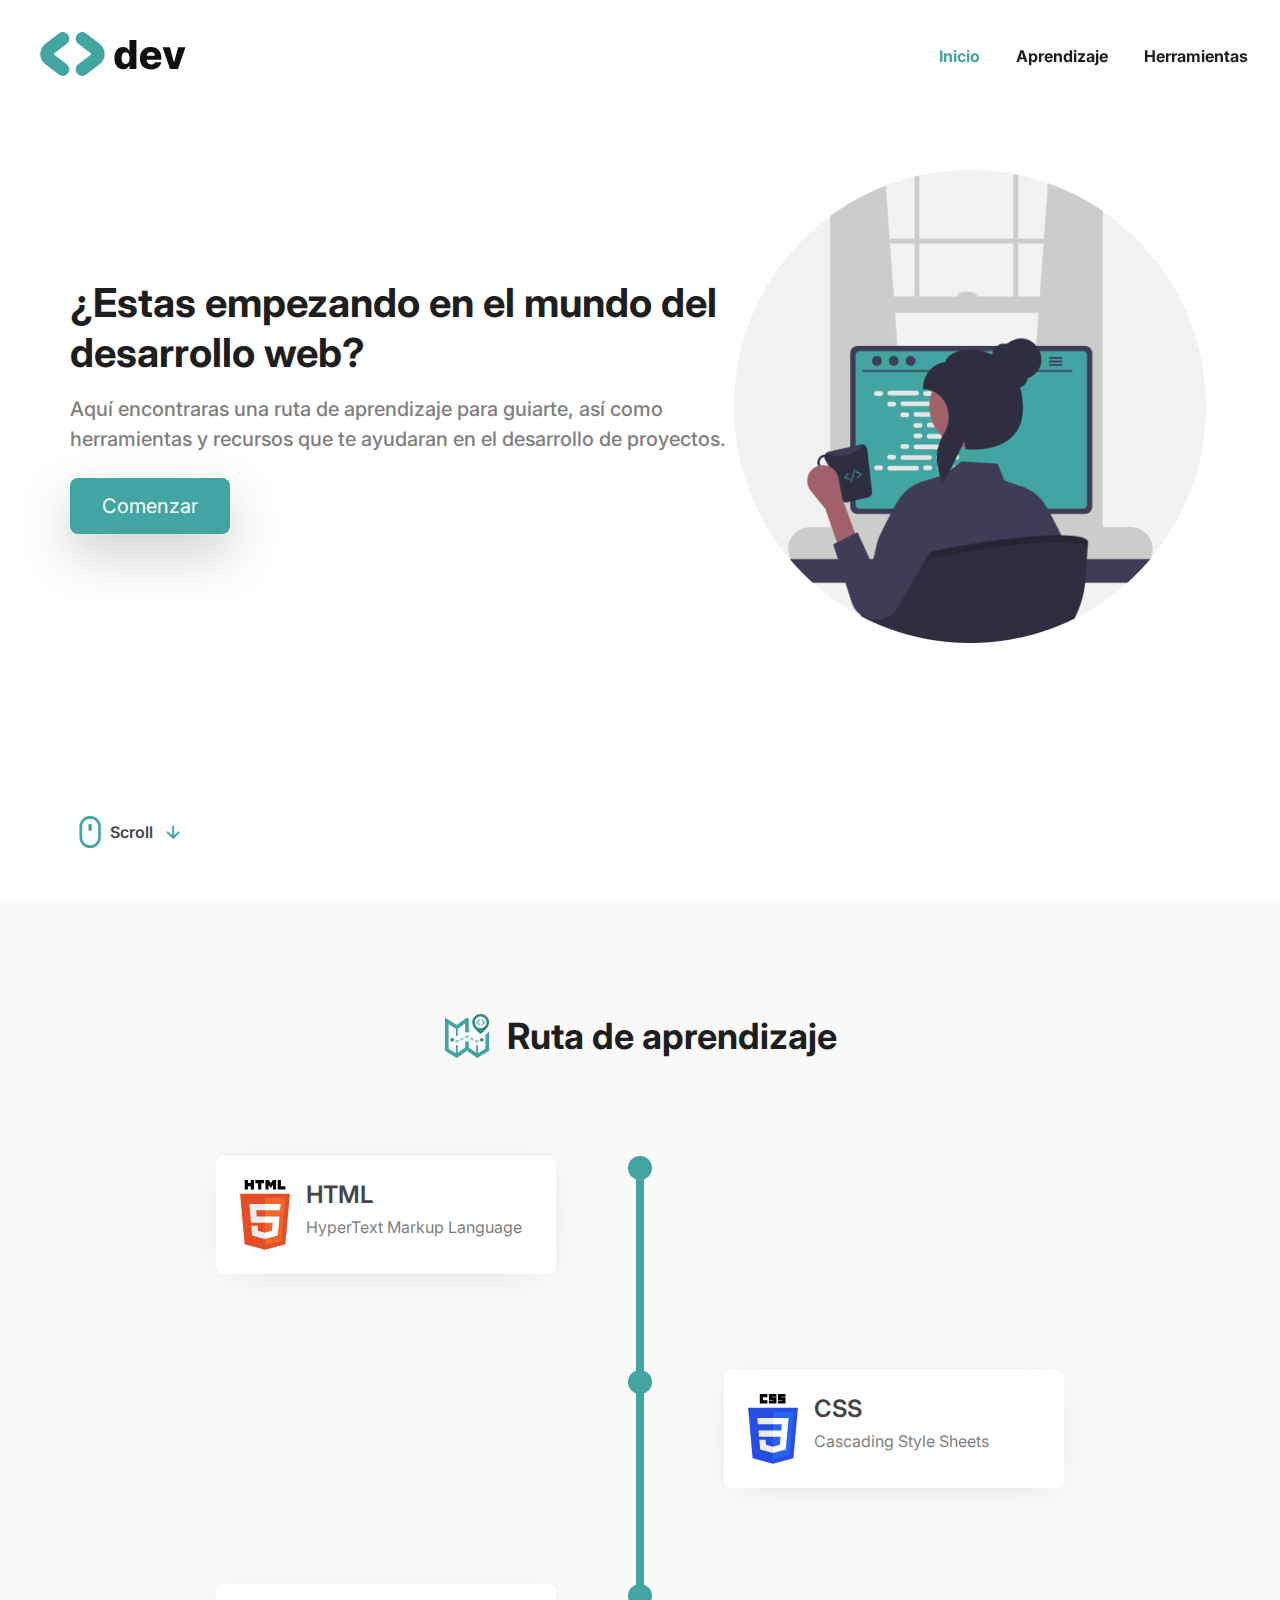
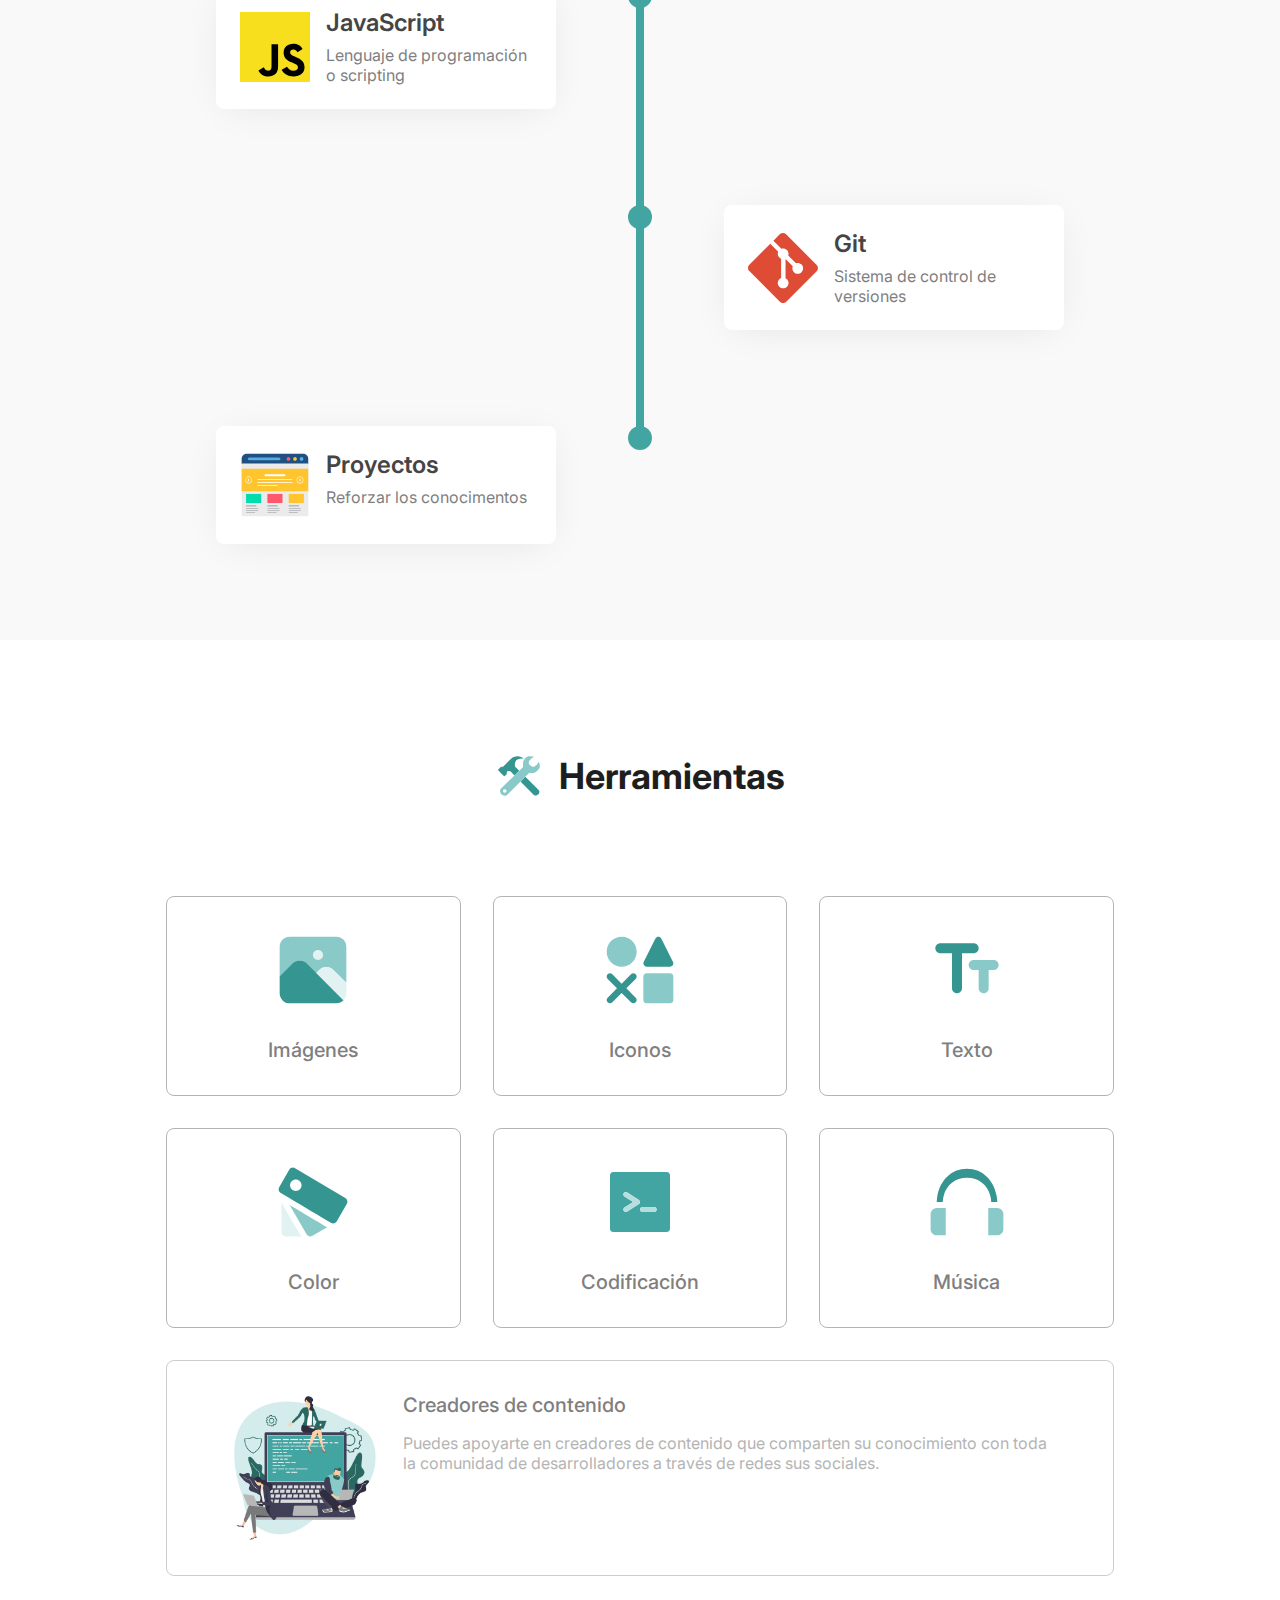
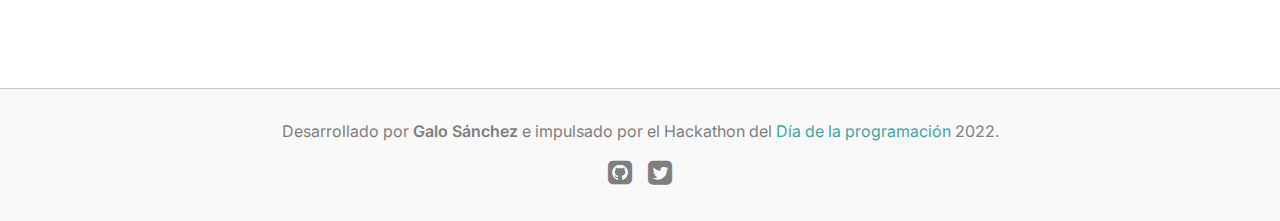
<file: code-dev/index.html>
<!DOCTYPE html>
<html lang="es">
<head>
    <meta charset="UTF-8">
    <meta name="viewport" content="width=device-width, initial-scale=1.0">
    <link rel="icon" href="img/icon-dev.svg">
    <link rel="stylesheet" href="style/style.css">
    <link rel="stylesheet" href="icons/style.css">
    <title>Dev</title>
</head>
<body class="scroll">
    <header class="main-header" id="main_header">
        <div class="container">
            <div>
                <a href="#">
                    <img src="img/logo-dev.svg" class="logo" alt="Logo dev">
                </a>
            </div>
            <nav class="main-nav" id="nav_menu">
                <ul class="list">
                    <li>
                        <a href="#home" class="link active-link">Inicio</a>
                    </li>
                    <li>
                        <a href="#route" class="link">Aprendizaje</a>
                    </li>
                    <li>
                        <a href="#tools" class="link">Herramientas</a>
                    </li>
                </ul>
            </nav>
        </div>
    </header>

    <section class="main-home" id="home">
        <div class="container">
            <div class="content-home">
                <div class="content-information">
                    <h1 class="title">¿Estas empezando en el mundo del desarrollo web?</h1>
                    <p class="text-description">Aquí encontraras una ruta de aprendizaje para guiarte, así como herramientas y recursos que te ayudaran en el desarrollo de proyectos.</p>
                        <a href="#route" class="button">Comenzar</a>
                </div>
                <div class="content-information">
                    <img src="img/img-programmer.png" class="img" alt="Programmer">
                </div>
            </div>
            <div class="scroll">
                <a href="#route" class="button-scroll">
                    <span class="action-button icon-mouse"></span>
                    <span class="scroll-text">Scroll</span>
                    <span class="action-button icon-arrow-down scroll-arrow-down"></span>
                </a>
            </div>
        </div>
    </section>

    <section class="main-route" id="route">
        <div class="container">
            <div class="route-title flex">
                <img src="img/navigation.svg" class="image-title" alt="Logo de navegación">
                <h2 class="title">Ruta de aprendizaje</h2>
            </div>
            <div class="route-section">
                <div class="content-route" id="content_route">

                    <div class="route-data">
                        
                        <div class="content-data flex">
                            <div class="card-route" id="card_html" onclick="openModalRoute(this)">
                                <div class="content-center">
                                    <img src="img/ic-html-5.svg" class="image-tecnoligia" alt="Logotipo de">
                                </div>
                                <div>
                                    <h3 class="item-title">HTML</h3>
                                    <p class="item-description">HyperText Markup Language</p>
                                </div>
                            </div>
                        </div>

                        <div>
                            <span class="route-circle"></span>
                            <span class="route-line"></span>
                        </div>
                    </div>
                    
                    <div class="route-data">
                        <div></div>
                        <div>
                            <span class="route-circle"></span>
                            <span class="route-line"></span>
                        </div>
                        <div class="content-data flex">
                            <div class="card-route" id="card_css" onclick="openModalRoute(this)">
                                <div class="content-center">
                                    <img src="img/ic-css-3.svg" class="image-tecnoligia" alt="Logotipo de">
                                </div>
                                <div>
                                    <h3 class="item-title">CSS</h3>
                                    <p class="item-description">Cascading Style Sheets</p>
                                </div>
                            </div>
                        </div>
                    </div>
                    
                    <div class="route-data">
                        <div class="content-data flex">
                            <div class="card-route" id="card_js" onclick="openModalRoute(this)">
                                <div class="content-center">
                                    <img src="img/ic-javascript.svg" class="image-tecnoligia" alt="Logotipo de">
                                </div>
                                <div>
                                    <h3 class="item-title">JavaScript</h3>
                                    <p class="item-description">Lenguaje de programación o scripting</p>
                                </div>
                            </div>
                        </div>

                        <div>
                            <span class="route-circle"></span>
                            <span class="route-line"></span>
                        </div>
                    </div>

                    <div class="route-data">
                        <div></div>
                        <div>
                            <span class="route-circle"></span>
                            <span class="route-line"></span>
                        </div>
                        <div class="content-data flex">
                            <div class="card-route" id="card_git" onclick="openModalRoute(this)">
                                <div class="content-center">
                                    <img src="img/ic-git.svg" class="image-tecnoligia" alt="Logotipo de">
                                </div>
                                <div>
                                    <h3 class="item-title">Git</h3>
                                    <p class="item-description">Sistema de control de versiones</p>
                                </div>
                            </div>
                        </div>
                    </div>

                    <div class="route-data">
                        <div class="content-data flex">
                            <div class="card-route" id="card_project" onclick="openModalRoute(this)">
                                <div class="content-center">
                                    <img src="img/ic-website.svg" class="image-tecnoligia" alt="Logotipo de">
                                </div>
                                <div>
                                    <h3 class="item-title">Proyectos</h3>
                                    <p class="item-description">Reforzar los conocimentos</p>
                                </div>
                            </div>
                        </div>

                        <div>
                            <span class="route-circle"></span>
                            <span class="route-line"></span>
                        </div>
                    </div>

                </div>
            </div>
        </div>

    </section>

    <section class="main-tools" id="tools">
        <div class="container">
            <div class="tools-title flex">
                <img src="img/tools.svg" class="image-title" alt="Logo de navegación">
                <h2 class="title">Herramientas</h2>
            </div>

            <div class="tools-grid">

                <div class="card-tools" id="card_images" onclick="openModalTools(this)">
                    <img src="img/tools-image.svg" class="image-card" alt="">
                    <h3 class="card-title">Imágenes</h3>
                </div>
                <div class="card-tools" id="card_icons" onclick="openModalTools(this)">
                    <img src="img/tools-icons.svg" class="image-card" alt="">
                    <h3 class="card-title">Iconos</h3>
                </div>
                <div class="card-tools" id="card_text" onclick="openModalTools(this)">
                    <img src="img/tools-text.svg" class="image-card" alt="">
                    <h3 class="card-title">Texto</h3>
                </div>
                <div class="card-tools" id="card_color" onclick="openModalTools(this)">
                    <img src="img/tools-color.svg" class="image-card" alt="">
                    <h3 class="card-title">Color</h3>
                </div>
                <div class="card-tools" id="card_code" onclick="openModalTools(this)">
                    <img src="img/tools-code.svg" class="image-card" alt="">
                    <h3 class="card-title">Codificación</h3>
                </div>
                <div class="card-tools" id="card_music" onclick="openModalTools(this)">
                    <img src="img/tools-music.svg" class="image-card" alt="">
                    <h3 class="card-title">Música</h3>
                </div>
                <div class="card-tools-end" id="card_content_creators" onclick="openModalContentCreator(this)">
                    <img src="img/developer-team.png" class="image-card" alt="">
                    <div>
                        <h3 class="card-title">Creadores de contenido</h3>
                        <p class="card-description">Puedes apoyarte en creadores de contenido que comparten su conocimiento con toda la comunidad de desarrolladores a través de redes sus sociales.</p>
                    </div>
                </div>

            </div>
            
        </div>
    </section>

    <div class="main-modal" id="main_modal">
        <div class="container-modal">
            <div class="modal-header">
                <h3 class="title-modal">Title</h3>
                <button class="close-modal" id="close_modal"><span class="action-button icon-close"></span></button>
            </div>
            <div class="modal-body scroll">
                <!-- Aqui entra los items del modal  -->

            </div>
        </div>
    </div>

    <div class="creator-modal" id="creator_modal">
        <div class="container-modal">
            <div class="modal-header">
                <h3 class="title-modal">Title</h3>
                <button class="close-modal" id="close_modal_creator"><span class="action-button icon-close"></span></button>
            </div>
            <div class="modal-body">
                <!-- Aqui entra los items del modal de creadores de contenido -->
            </div>
        </div>
    </div>

    <footer class="main-footer">
        <div class="container">
            <p class="footer-description">Desarrollado por <span class="owner">Galo Sánchez</span> e impulsado por el Hackathon del <a class="day-programming" href="https://diadelaprogramacion.com/" target="_blank">Día de la programación</a> 2022.</p>
            <div class="content-icon">
                <a href="https://github.com/galosanchez" target="_blank" class="social-network"><span class="action-button icon-github"></span></a>
                <a href="https://twitter.com/galosanchez_r" target="_blank" class="social-network"><span class="action-button icon-twitter"></span></a>
            </div>
        </div>
    </footer>

    <script src="scripts/script-index.js" type="module"></script>
</body>
</html>
</file>
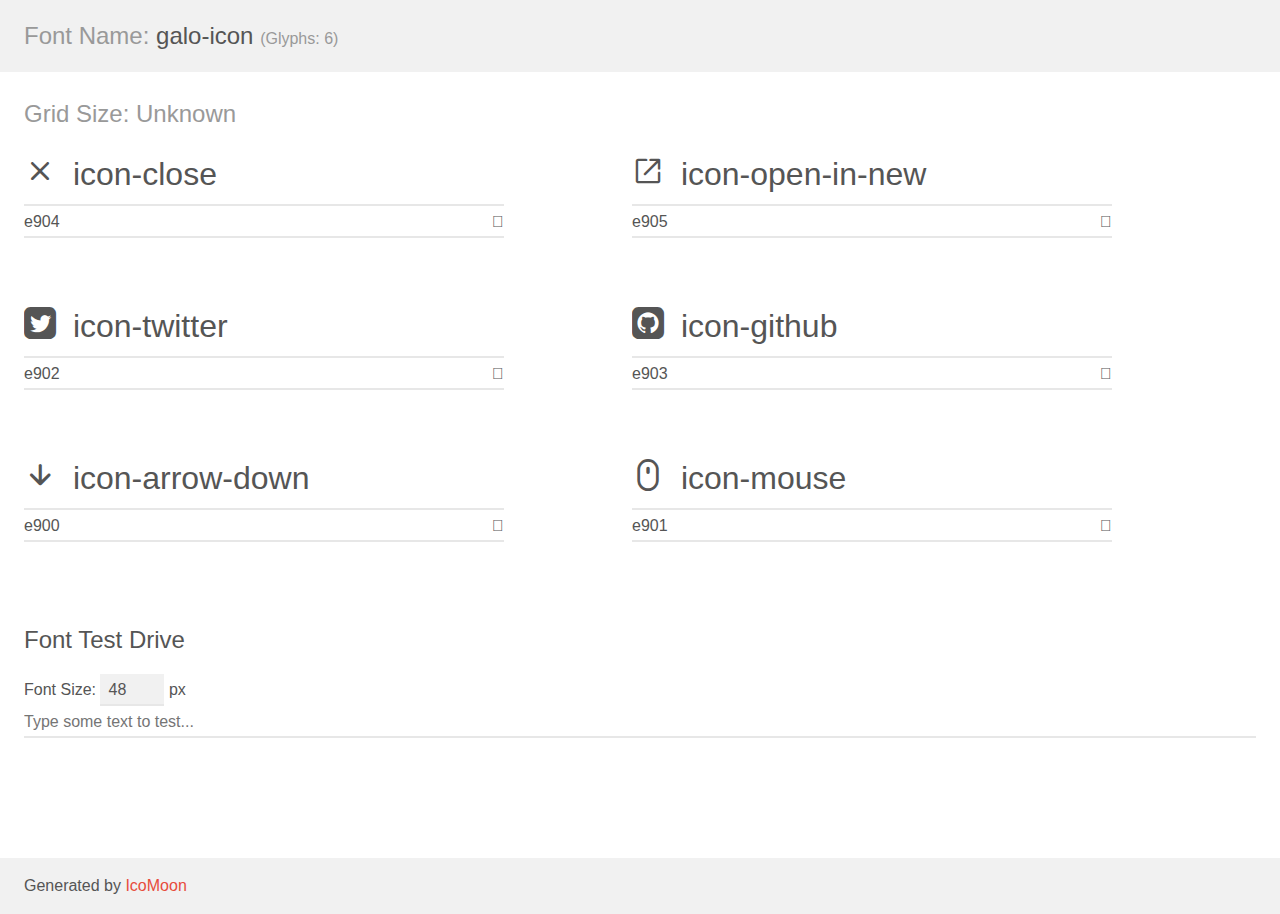
<file: code-dev/icons/demo.html>
<!doctype html>
<html>
<head>
    <meta charset="utf-8">
    <title>IcoMoon Demo</title>
    <meta name="description" content="An Icon Font Generated By IcoMoon.io">
    <meta name="viewport" content="width=device-width, initial-scale=1">
    <link rel="stylesheet" href="demo-files/demo.css">
    <link rel="stylesheet" href="style.css"></head>
<body>
    <div class="bgc1 clearfix">
        <h1 class="mhmm mvm"><span class="fgc1">Font Name:</span> galo-icon <small class="fgc1">(Glyphs:&nbsp;6)</small></h1>
    </div>
    <div class="clearfix mhl ptl">
        <h1 class="mvm mtn fgc1">Grid Size: Unknown</h1>
        <div class="glyph fs1">
            <div class="clearfix bshadow0 pbs">
                <span class="icon-close"></span>
                <span class="mls"> icon-close</span>
            </div>
            <fieldset class="fs0 size1of1 clearfix hidden-false">
                <input type="text" readonly value="e904" class="unit size1of2" />
                <input type="text" maxlength="1" readonly value="&#xe904;" class="unitRight size1of2 talign-right" />
            </fieldset>
            <div class="fs0 bshadow0 clearfix hidden-true">
                <span class="unit pvs fgc1">liga: </span>
                <input type="text" readonly value="" class="liga unitRight" />
            </div>
        </div>
        <div class="glyph fs1">
            <div class="clearfix bshadow0 pbs">
                <span class="icon-open-in-new"></span>
                <span class="mls"> icon-open-in-new</span>
            </div>
            <fieldset class="fs0 size1of1 clearfix hidden-false">
                <input type="text" readonly value="e905" class="unit size1of2" />
                <input type="text" maxlength="1" readonly value="&#xe905;" class="unitRight size1of2 talign-right" />
            </fieldset>
            <div class="fs0 bshadow0 clearfix hidden-true">
                <span class="unit pvs fgc1">liga: </span>
                <input type="text" readonly value="" class="liga unitRight" />
            </div>
        </div>
        <div class="glyph fs1">
            <div class="clearfix bshadow0 pbs">
                <span class="icon-twitter"></span>
                <span class="mls"> icon-twitter</span>
            </div>
            <fieldset class="fs0 size1of1 clearfix hidden-false">
                <input type="text" readonly value="e902" class="unit size1of2" />
                <input type="text" maxlength="1" readonly value="&#xe902;" class="unitRight size1of2 talign-right" />
            </fieldset>
            <div class="fs0 bshadow0 clearfix hidden-true">
                <span class="unit pvs fgc1">liga: </span>
                <input type="text" readonly value="" class="liga unitRight" />
            </div>
        </div>
        <div class="glyph fs1">
            <div class="clearfix bshadow0 pbs">
                <span class="icon-github"></span>
                <span class="mls"> icon-github</span>
            </div>
            <fieldset class="fs0 size1of1 clearfix hidden-false">
                <input type="text" readonly value="e903" class="unit size1of2" />
                <input type="text" maxlength="1" readonly value="&#xe903;" class="unitRight size1of2 talign-right" />
            </fieldset>
            <div class="fs0 bshadow0 clearfix hidden-true">
                <span class="unit pvs fgc1">liga: </span>
                <input type="text" readonly value="" class="liga unitRight" />
            </div>
        </div>
        <div class="glyph fs1">
            <div class="clearfix bshadow0 pbs">
                <span class="icon-arrow-down"></span>
                <span class="mls"> icon-arrow-down</span>
            </div>
            <fieldset class="fs0 size1of1 clearfix hidden-false">
                <input type="text" readonly value="e900" class="unit size1of2" />
                <input type="text" maxlength="1" readonly value="&#xe900;" class="unitRight size1of2 talign-right" />
            </fieldset>
            <div class="fs0 bshadow0 clearfix hidden-true">
                <span class="unit pvs fgc1">liga: </span>
                <input type="text" readonly value="" class="liga unitRight" />
            </div>
        </div>
        <div class="glyph fs1">
            <div class="clearfix bshadow0 pbs">
                <span class="icon-mouse"></span>
                <span class="mls"> icon-mouse</span>
            </div>
            <fieldset class="fs0 size1of1 clearfix hidden-false">
                <input type="text" readonly value="e901" class="unit size1of2" />
                <input type="text" maxlength="1" readonly value="&#xe901;" class="unitRight size1of2 talign-right" />
            </fieldset>
            <div class="fs0 bshadow0 clearfix hidden-true">
                <span class="unit pvs fgc1">liga: </span>
                <input type="text" readonly value="" class="liga unitRight" />
            </div>
        </div>
    </div>

    <!--[if gt IE 8]><!-->
    <div class="mhl clearfix mbl">
        <h1>Font Test Drive</h1>
        <label>
            Font Size: <input id="fontSize" type="number" class="textbox0 mbm"
            min="8" value="48" />
            px
        </label>
        <input id="testText" type="text" class="phl size1of1 mvl"
        placeholder="Type some text to test..." value=""/>
        <div id="testDrive" class="icon-" style="font-family: galo-icon">&nbsp;
        </div>
    </div>
    <!--<![endif]-->
    <div class="bgc1 clearfix">
        <p class="mhl">Generated by <a href="https://icomoon.io/app">IcoMoon</a></p>
    </div>

    <script src="demo-files/demo.js"></script>
</body>
</html>
</file>
<file: code-dev/style/style.css>
@import url('https://fonts.googleapis.com/css2?family=Inter:wght@400;500;600;700&display=swap');

* {
    margin: 0;
    padding: 0;
    box-sizing: border-box;
}

/**
 * VARIABLES GLOBALES
 */

:root {

    /* paleta de colores */
    --color-primary-400: #43A5A2;
    --color-primary-500: #359590;
    --color-primary-600: #318883;
    --bg-color: #fff;
    --bg-color-variant: #F9F9F9;

    --text-color-500: #1E1E1E;
    --text-color-400: #454545;
    --text-color-300: #7F7F7F;
    --text-color-200: #B4B4B4;
    --text-color-white: #fff;

    /* fuentes de texto */
    --main-font: 'Inter', sans-serif;
    --icon-font: 'galo-icon';

    /* Tamaño de texto */
    --biggest-font-size: 2.5rem; /* 40px */
    --bigger-font-size: 2.25rem; /* 36px */
    --big-font-size: 1.5rem; /* 24px */
    --normal-font-size: 1.25rem; /* 20px */
    --small-font-size: 1rem; /* 16px */
    --smaller-font-size: 0.875rem; /* 14px */

    --regular-font: 400;
    --medium-font: 500;
    --semibold-font: 600;
    --bold-font: 700;

    /* Scroll */
    --scroll-size: 16px;
    --scroll-bg : transparent;
    --scroll-radius: 8px;
    --scroll-padding: 4px;
    --thumb-bg: var(--text-color-300);
    --thumb-bg-alt: var(--text-color-200);

    /* Otros */
    --header-height: 112px;
    --time-0-4s: 0.4s;
    --time-0-5s: 0.5s;
    --time-1s: 1s;
    --max-width-section: 1140px;
    --min-width-section: 980px;
    --max-width-nav: 1430px;
    --min-width-nav: 980px;
    --border-radius: 8px

}

body
{
    overflow: auto;
}

html {
    scroll-behavior: smooth;
}

body {
    font-family: var(--main-font);
    background-color: var(--bg-color);
}

h1,
h2,
h3,
h4,
h5,
h6,
b {
    font-weight: var(--font-medium);
}

button{
    font-family: var(--main-font);
}

img {
    width: 100%;
}

.hidde-scroll {
    overflow: hidden;
}

.flex {
    display: flex;
}

.button {
    --button-color: var(--color-primary-400);
    --text-button-color: var(--text-color-white);
    --cursor-button: pointer;
    --button-padding: 1rem 2rem;
    --button-box-shadow: none;
    background-color: var(--button-color);
    color: var(--text-button-color);
    padding: var( --button-padding);
    font-weight: var(--font-medium);
    font-size: var(--normal-font-size);
    border-radius: var(--border-radius);
    cursor: var(--cursor-button);
    border: none;
    box-shadow: var(--button-box-shadow);
}

.action-button {
    --size: 2.5rem;
    display: flex;
    justify-content: center;
    align-items: center;
    height: var(--size);
    width: var(--size);
}

/* clases pars recortar linea de texto */
[class*='rows-text'] {
    display: -webkit-box;
    -webkit-line-clamp: var(--rows);
    -webkit-box-orient: vertical;
    overflow: hidden;
}

.rows-text-1 {
    --rows: 1;
}
.rows-text-2 {
    --rows: 2;
}
.rows-text-3 {
    --rows: 3;
}

/* --- Tooltip --- */

[data-tooltip]:hover::after {
    opacity: 1;
}

[data-tooltip] {
    position: relative;
}

[data-tooltip]::after {
    content: attr(data-tooltip);
    position: absolute;
    left: 50%;
    top: 4.5rem;
    transform: translateX(-50%);
    padding: 0.5rem;
    background-color: rgba(80, 80, 80, 0.80);
    color: var(--text-color-white);
    font-family: var(--main-font);
    font-size: var(--small-font-size);
    border-radius: 2px;
    white-space: nowrap;
    opacity: 0;
    pointer-events: none;
    transition: opacity 0.3s;
    z-index: 100;
}


/* scroll */


 .scroll::-webkit-scrollbar {
    width: var(--scroll-size);
    height: var(--scroll-size);
 }
 
 .scroll::-webkit-scrollbar-thumb {
     background-color: var(--thumb-bg-alt);
     border-radius: var(--scroll-radius);
     border: var(--scroll-padding) solid transparent;
     background-clip: content-box;
 }
 
 .scroll::-webkit-scrollbar-thumb:hover {
     background-color: var(--thumb-bg);
     display: block;
 }
 
/**
 * HEADER PRINCIPAL
**/

.main-header {
    display: flex;
    justify-content:center;
    /* width: 100%; */
    position: fixed;
    left: 0;
    top: 0;
    right: 0;
    padding: 1.5rem 2rem;
    background-color: transparent;
    z-index: 100;
    transition: 1s;
}

.main-header .container{
    display: flex;
    justify-content: space-between;
    align-items: center;
    min-width: var(--min-width-nav);
    max-width: var(--max-width-nav);
    width: 100%;
}

.main-header .logo {
    height: 3.75rem;
}

.main-nav .list {
    display: flex;
    gap: 2.25rem;
    list-style: none;
}

.main-nav .link {
    text-decoration: none;
    font-size: var(--small-font-size);
    font-weight: var(--bold-font);
    color: var(--text-color-500);
    transition: 0.4s;
}

.main-nav .link:hover {
    color: var(--color-primary-400);
}

/* head scroll down */

.scroll-header-normal {
    box-shadow: 0 -1px 5px rgb(0, 0, 0,.05);
    padding: 0.875rem 2rem;
    background-color: rgba(255, 255, 255, 0.1);
}
.scroll-header-small {
    box-shadow: 0 -1px 5px rgb(0, 0, 0,.15);
    padding: 0.25rem 2rem;
    background-color: rgba(255, 255, 255, 0.95);
}

.active-link {
    color: var(--color-primary-400) !important;
}

/**
 * SECCIÓN MAIN
**/

/* Layout */
.main-home {
    display: flex;
    justify-content: center;
    height: 100vh;
    padding-top: var(--header-height)/2;
}

.main-home .container {
    display: flex;
    height: 100%;
    width: 100%;
    min-width: var(--min-width-section);
    max-width: var(--max-width-section);
    margin: 0 2rem;
    flex-direction: column;
}

/* seccion de información del home  */
.main-home .content-information {
    display: flex;
    flex-direction: column;
    justify-content: center;
    gap: 1rem;
}

.main-home .section {
    display: inline-flex;
    
}

.main-home .content-home {
    display: flex;
    flex-grow: 1;
}

.main-home .title {
    line-height: 50px;
    word-spacing: 2;
    font-size: var(--biggest-font-size);
    font-weight: var(--bold-font);
    color: var(--text-color-500);
}

.main-home .text-description {
    line-height: 30px;
    font-size: var(--normal-font-size);
    font-weight: var(--medium-font);
    color: var(--text-color-300);
}

.main-home .button {
    --button-box-shadow: 0 20px 50px rgb(69, 69, 69,.25);
    margin-top: 0.5rem;
    transition: var(--time-0-4s);
    text-decoration: none;
    width: min-content;
}

.main-home .button:hover {
    --button-color: var(--color-primary-500);
}

.main-home .img {
    width: 480px;
    object-fit: cover;
}

/* scroll button */

.main-home .scroll {
    padding-bottom: 3rem;
}

.main-home .scroll .button-scroll {
    display: inline-flex;
    align-items: center;
    text-decoration: none;
    color: var(--color-primary-400);
    transition: var(--time-0-4s);
}

.main-home .scroll .button-scroll:hover {
    transform: translateY(0.25rem);
}

.action-button::before{
    font-size: 2rem;
    color: var(--color-primary-400);
}

.scroll .scroll-arrow-down::before{
    font-size: 1.25rem;
}

.scroll .scroll-text{
    font-size: 1rem;
    font-weight: var(--semibold-font);
    color: var(--text-color-400);
}

/**
 * SECCIÓN RUTA DE APRENDIZAJE
**/

.main-route {
    display: flex;
    justify-content: center;
    background-color: var(--bg-color-variant);
}

.main-route .container {
    width: 100%;
    min-width: var(--min-width-section);
    max-width: var(--max-width-section);
    margin: 0 2rem;
}

.main-route .route-title {
    justify-content: center;
    align-items: center;
    gap: 1rem;
    padding-top: 7rem;
    padding-bottom: 6rem;
}

.main-route .title {
    font-size: var(--bigger-font-size);
    font-weight: var(--bold-font);
    color: var(--text-color-500);
}

.main-route .image-title {
    --size: 3rem;
    height: var(--size);
    width: var(--size);
}

.route-section .route-data {
    display: grid;
    grid-template-columns: 1fr max-content 1fr;
    column-gap: 1.5rem;
    
}

.route-section .route-data:last-child .route-line{
    display: none;
    border: 3px solid red;
}

.route-section .route-circle {
    display: inline-block;
    width: 1.5rem;
    height: 1.5rem;
    background-color: var(--color-primary-400);
    border-radius: 50%;
}

.route-section .route-line {
    display: block;
    width: 8px;
    height: 100%;
    background-color: var(--color-primary-400);
    transform: translate(8px, -12px);
}

.route-data .content-data {
    justify-content: end;
    padding-right: 3rem;
}

.route-data:nth-child(even) .content-data {
    justify-content: start;
    padding-left: 3rem;
}

.route-section .card-route {
    display: flex;
    background-color: var(--bg-color);
    width: 340px;
    padding: 1.5rem;
    border-radius: 8px;
    box-shadow: 0 5px 40px -10px rgb(0 0 0 / 10%);
    /* x y difuminado cuantoCrece color */
    gap: 1rem;
    margin-bottom: 6rem;
    cursor: pointer;
    transition: 0.2s;
}

.route-section .card-route:hover {
    transform: translateY(-0.25rem);
    box-shadow: 0 20px 50px -10px rgb(0 0 0 / 15%);
}

.route-section .image-tecnoligia {
    height: 70px;
    width: auto;
}

.route-data .item-title {
    font-size: var(--big-font-size);
    font-weight: var(--semibold-font);
    color: var(--text-color-400);
    margin-bottom: 0.5rem;
}

.route-data .item-description {
    font-size: var(--small-font-size);
    font-weight: var(--regular-font);
    color: var(--text-color-300);
}


.content-center {
    display: flex;
    justify-content: end;
    align-items: center;
}

/* Modal main*/

.main-modal {
    position: fixed;
    top: 0;
    left: 0;
    right: 0;
    bottom: 0;
    background-color: rgb(0, 0, 0,.5);
    z-index: 1000;
    display: none;
    align-items: center;
    justify-content: center;
    transition: .3s;
}

.creator-modal {
    position: fixed;
    top: 0;
    left: 0;
    right: 0;
    bottom: 0;
    background-color: rgb(0, 0, 0,.5);
    z-index: 1000;
    display: none;
    align-items: center;
    justify-content: center;
    /* transition: .3s; */
}

.creator-modal .container-modal {
    position: relative;
    background-color: #fff;
    border-radius: var(--border-radius);
}

.creator-modal .modal-header {
    display: flex;
    align-items: center;
    padding: 1.5rem;
    border-bottom: 1px solid #DDDDDD;
}

.creator-modal .title-modal {
    flex-grow: 1;
    font-size: var(--big-font-size);
    font-weight: var(--semibold-font);
    color: var(--text-color-500);
}

.creator-modal .close-modal {
    border: none;
    background-color: inherit;
    cursor: pointer;
}
.creator-modal .close-modal:hover {
    background-color: inherit;
    border-radius: var(--border-radius);
    background-color: rgba(0, 0, 0, 0.10);
}

.creator-modal .modal-body {
    display: grid;
    padding: 32px 24px;
    grid-template-columns: repeat(5, 64px);
    grid-template-rows: repeat(auto, 64px);
    gap: 16px;
    justify-self: center;
}

.creator-modal .content-img {
    --size: 4rem;
    width: var(--size);
    height: var(--size);
}

.creator-modal .image-card {
    background-color: rgb(199, 199, 199);
    border-radius: 50%;
    height: 100%;
    width: 100%;
    object-fit: cover;
}

.show-element {
    display: flex;
}

.main-modal .container-modal {
    display: block;
    position: relative;
    background-color: #fff;
    border-radius: var(--border-radius);
    width: 100%;
    max-width: 900px;
    min-width: 800;
}

.main-modal .modal-header {
    display: flex;
    align-items: center;
    padding: 1.5rem;
    border-bottom: 1px solid #DDDDDD;
}

.main-modal .title-modal {
    flex-grow: 1;
    font-size: var(--big-font-size);
    font-weight: var(--semibold-font);
    color: var(--text-color-500);
}

.main-modal .close-modal {
    border: none;
    background-color: inherit;
    cursor: pointer;
}
.main-modal .close-modal:hover {
    background-color: inherit;
    border-radius: var(--border-radius);
    background-color: rgba(0, 0, 0, 0.10);
}

.main-modal .action-button::before{
    color: var(--text-color-300);
}

.main-modal .close-modal {
    position: relative;
    right: 0;
    text-decoration: none;
}

.main-modal .modal-body {
    display: flex;
    flex-direction: column;
    gap: 1rem;
    padding: 2rem 1.5rem;
    overflow-y: auto;
    height: 70vh;
}

.main-modal .modal-body .modal-card{
    display: flex;
    border: 1px solid #DCDCDC;
    border-radius: var(--border-radius);
}
.main-modal .modal-body .modal-card:hover{
    display: flex;
    border: 1px solid #DCDCDC;
    border-radius: var(--border-radius);
    cursor: pointer;
}

.main-modal .modal-body .modal-card:hover {
    box-shadow: 0 5px 40px -10px rgb(0 0 0 / 10%);
}

.main-modal .modal-body .modal-card:hover .link-open{
    visibility: visible;
}

.main-modal .modal-body .content-img {
    display: flex;
    height: 150px;
    width: 100%;
    max-width: 260px;
    background-color: #DCDCDC;
    border-radius: var(--border-radius) 0 0 var(--border-radius);
}

.modal-card .image-card {
    width: 100%;
    height: 100%;
    object-fit: cover;
    border-radius: inherit;
}

.modal-body .content-card {
    padding: 1.5rem;
    width: 100%;
}

.modal-body .card-header {
    display: flex;
    align-items: center;
    text-decoration: none;
}
.modal-body .card-header .link-open {
    visibility: hidden;
    text-decoration: none;
}

.card-header .link-open .action-button::before{
    color: var(--color-primary-400);
}

.card-header .link-open .action-button::before:ho{
    color: var(--color-primary-400);
}

.modal-body .title-card {
    flex-grow: 1;
    font-size: var(--normal-font-size);
    font-style: var(--medium-font);
    color: var(--text-color-500);
}

.modal-body .description-card {
    font-size: var(--small-font-size);
    font-style: var(--regular-font);
    color: var(--text-color-300);
}


/**
 * SECCIÓN HERRAMIENTAS
**/

.main-tools {
    display: flex;
    justify-content: center;
}

.main-tools .container {
    width: 100%;
    min-width: var(--min-width-section);
    max-width: var(--max-width-section);
    margin: 7rem 4rem 7rem 4rem;
}

.main-tools .tools-title {
    justify-content: center;
    align-items: center;
    gap: 1rem;
    padding-bottom: 6rem;
}

.main-tools .title {
    font-size: var(--bigger-font-size);
    font-weight: var(--bold-font);
    color: var(--text-color-500);
}

.main-tools .image-title {
    --size: 3rem;
    height: var(--size);
    width: var(--size);
}

.main-tools .tools-grid {
    margin: 0 6rem;
    display: grid;
    grid-template-columns: repeat(3, 1fr);
    grid-template-rows: auto;
    gap: 2rem;
}

.main-tools .card-tools {
    height: 200px;
    border: 1px solid var(--text-color-200);
    border-radius: var(--border-radius);
    display: flex;
    flex-direction: column;
    justify-content: center;
    align-items: center;
    cursor: pointer;
    transition: 0.3s;
}

.main-tools .card-tools-end {
    grid-area: 3 / 1 / 4 / 4;
    border-radius: var(--border-radius);
    display: flex;
    gap: 1.5rem;
    border: 1px solid #CDCDCD;
    padding: 2rem 4rem;
    cursor: pointer;
    transition: 0.3s;
}

.main-tools .card-tools:hover {
    border: 1px solid var(--color-primary-500);
    box-shadow: 0 20px 40px -10px rgb(0 0 0 / 10%);
    background-color: #F4F4F4;
}

.main-tools .card-tools:hover .card-title {
    color: var(--text-color-400);
}

.main-tools .card-tools .image-card {
    --size: 80px;
    width: var(--size);
    height: var(--size);
}

.card-tools .card-title {
    font-size: var(--normal-font-size);
    font-weight: var(--medium-font);
    color: var(--text-color-300);
    margin-top: 1.75rem;
    transition: 0.3s;
}

.main-tools .card-tools-end:hover {
    border: 1px solid var(--color-primary-500);
    box-shadow: 0 20px 40px -10px rgb(0 0 0 / 10%);
    background-color: #F4F4F4;
}

.main-tools .card-tools-end:hover .card-title {
    color: var(--text-color-400);
}

.main-tools .card-tools-end:hover .card-description {
    color: var(--text-color-300);
}

.main-tools .card-tools-end .image-card {
    --size: 150px;
    width: auto;
    height: var(--size);
    object-fit: cover;
}

.main-tools .card-tools-end .card-title {
    font-size: var(--normal-font-size);
    font-weight: var(--medium-font);
    color: var(--text-color-300);
    margin-bottom: 1rem;
    transition: 0.3s;
}
.main-tools .card-tools-end .card-description {
    font-size: var(--small-font-size);
    font-weight: var(--regular-font);
    color: var(--text-color-200);
    transition: 0.3s;
}

/**
 * SECCIÓN FOOTER
**/

.main-footer {
    display: flex;
    justify-content: center;
    background-color: var(--bg-color-variant);
    border-top: 1px solid #C8C8C8;
    
}

.main-footer .container {
    display: flex;
    flex-direction: column;
    align-items: center;
    gap: 1rem;
    width: 100%;
    min-width: var(--min-width-section);
    max-width: var(--max-width-section);
    padding: 2rem 0;
}

.main-footer .footer-description {
    font-size: var(--small-font-size);
    font-weight: var(--regular-font);
    color: var(--text-color-300);
}

.footer-description .owner {
    font-weight: var(--semibold-font);
}

.footer-description .day-programming {
    text-decoration: none;
    color: var(--color-primary-400);
}
.footer-description .day-programming:hover {
    text-decoration: underline;
}

.main-footer .content-icon {
    display: flex;
    gap: 0.5rem;
}

.main-footer .social-network {
    text-decoration: none;
}

.main-footer .action-button{
    --size: 2rem;
}
.main-footer .action-button::before{
    font-size: 1.5rem;
    color: var(--text-color-300);
}
</file>
<file: code-dev/icons/style.css>
@font-face {
  font-family: 'galo-icon';
  src:  url('fonts/galo-icon.eot?qcddbf');
  src:  url('fonts/galo-icon.eot?qcddbf#iefix') format('embedded-opentype'),
    url('fonts/galo-icon.ttf?qcddbf') format('truetype'),
    url('fonts/galo-icon.woff?qcddbf') format('woff'),
    url('fonts/galo-icon.svg?qcddbf#galo-icon') format('svg');
  font-weight: normal;
  font-style: normal;
  font-display: block;
}

[class^="icon-"], [class*=" icon-"] {
  /* use !important to prevent issues with browser extensions that change fonts */
  font-family: 'galo-icon' !important;
  speak: never;
  font-style: normal;
  font-weight: normal;
  font-variant: normal;
  text-transform: none;
  line-height: 1;

  /* Better Font Rendering =========== */
  -webkit-font-smoothing: antialiased;
  -moz-osx-font-smoothing: grayscale;
}

.icon-close:before {
  content: "\e904";
}
.icon-open-in-new:before {
  content: "\e905";
}
.icon-twitter:before {
  content: "\e902";
}
.icon-github:before {
  content: "\e903";
}
.icon-arrow-down:before {
  content: "\e900";
}
.icon-mouse:before {
  content: "\e901";
}
</file>
<file: code-dev/icons/demo-files/demo.css>
body {
  padding: 0;
  margin: 0;
  font-family: sans-serif;
  font-size: 1em;
  line-height: 1.5;
  color: #555;
  background: #fff;
}
h1 {
  font-size: 1.5em;
  font-weight: normal;
}
small {
  font-size: .66666667em;
}
a {
  color: #e74c3c;
  text-decoration: none;
}
a:hover, a:focus {
  box-shadow: 0 1px #e74c3c;
}
.bshadow0, input {
  box-shadow: inset 0 -2px #e7e7e7;
}
input:hover {
  box-shadow: inset 0 -2px #ccc;
}
input, fieldset {
  font-family: sans-serif;
  font-size: 1em;
  margin: 0;
  padding: 0;
  border: 0;
}
input {
  color: inherit;
  line-height: 1.5;
  height: 1.5em;
  padding: .25em 0;
}
input:focus {
  outline: none;
  box-shadow: inset 0 -2px #449fdb;
}
.glyph {
  font-size: 16px;
  width: 15em;
  padding-bottom: 1em;
  margin-right: 4em;
  margin-bottom: 1em;
  float: left;
  overflow: hidden;
}
.liga {
  width: 80%;
  width: calc(100% - 2.5em);
}
.talign-right {
  text-align: right;
}
.talign-center {
  text-align: center;
}
.bgc1 {
  background: #f1f1f1;
}
.fgc1 {
  color: #999;
}
.fgc0 {
  color: #000;
}
p {
  margin-top: 1em;
  margin-bottom: 1em;
}
.mvm {
  margin-top: .75em;
  margin-bottom: .75em;
}
.mtn {
  margin-top: 0;
}
.mtl, .mal {
  margin-top: 1.5em;
}
.mbl, .mal {
  margin-bottom: 1.5em;
}
.mal, .mhl {
  margin-left: 1.5em;
  margin-right: 1.5em;
}
.mhmm {
  margin-left: 1em;
  margin-right: 1em;
}
.mls {
  margin-left: .25em;
}
.ptl {
  padding-top: 1.5em;
}
.pbs, .pvs {
  padding-bottom: .25em;
}
.pvs, .pts {
  padding-top: .25em;
}
.unit {
  float: left;
}
.unitRight {
  float: right;
}
.size1of2 {
  width: 50%;
}
.size1of1 {
  width: 100%;
}
.clearfix:before, .clearfix:after {
  content: " ";
  display: table;
}
.clearfix:after {
  clear: both;
}
.hidden-true {
  display: none;
}
.textbox0 {
  width: 3em;
  background: #f1f1f1;
  padding: .25em .5em;
  line-height: 1.5;
  height: 1.5em;
}
#testDrive {
  display: block;
  padding-top: 24px;
  line-height: 1.5;
}
.fs0 {
  font-size: 16px;
}
.fs1 {
  font-size: 32px;
}
</file>
